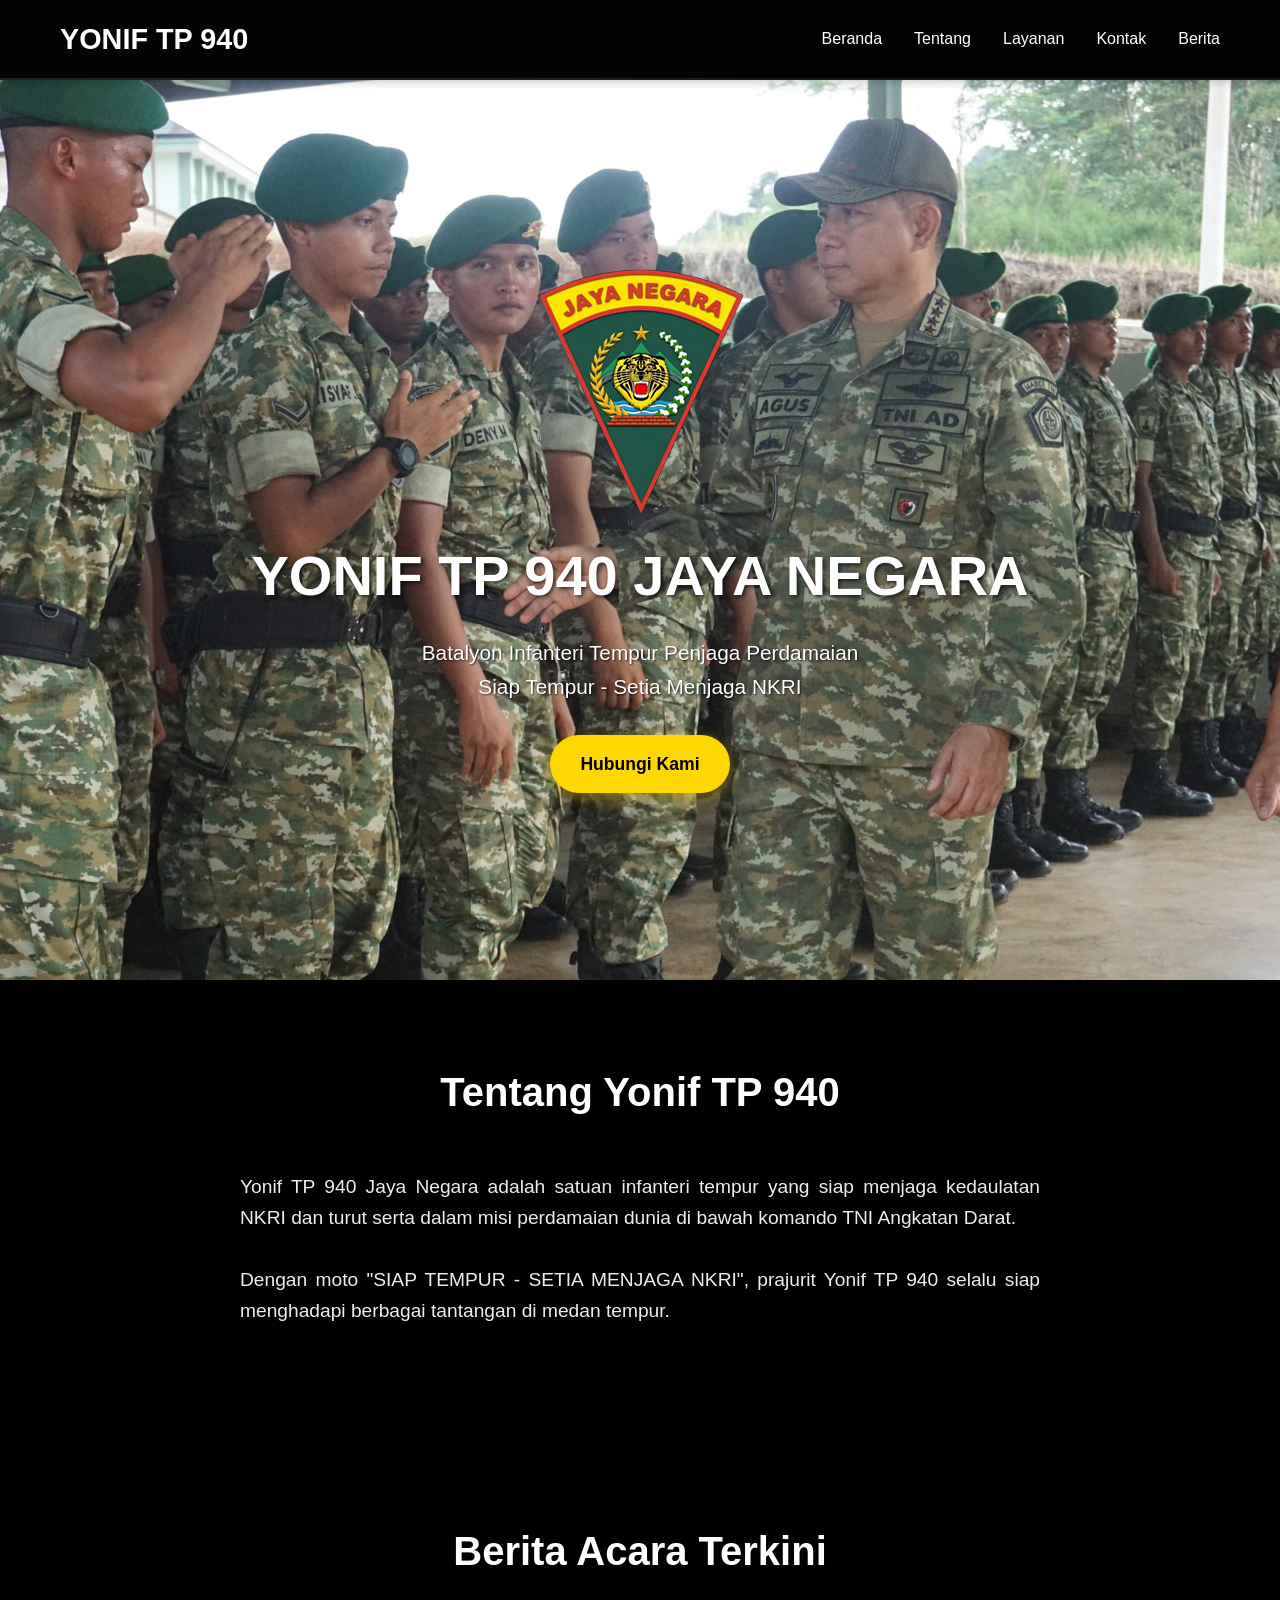
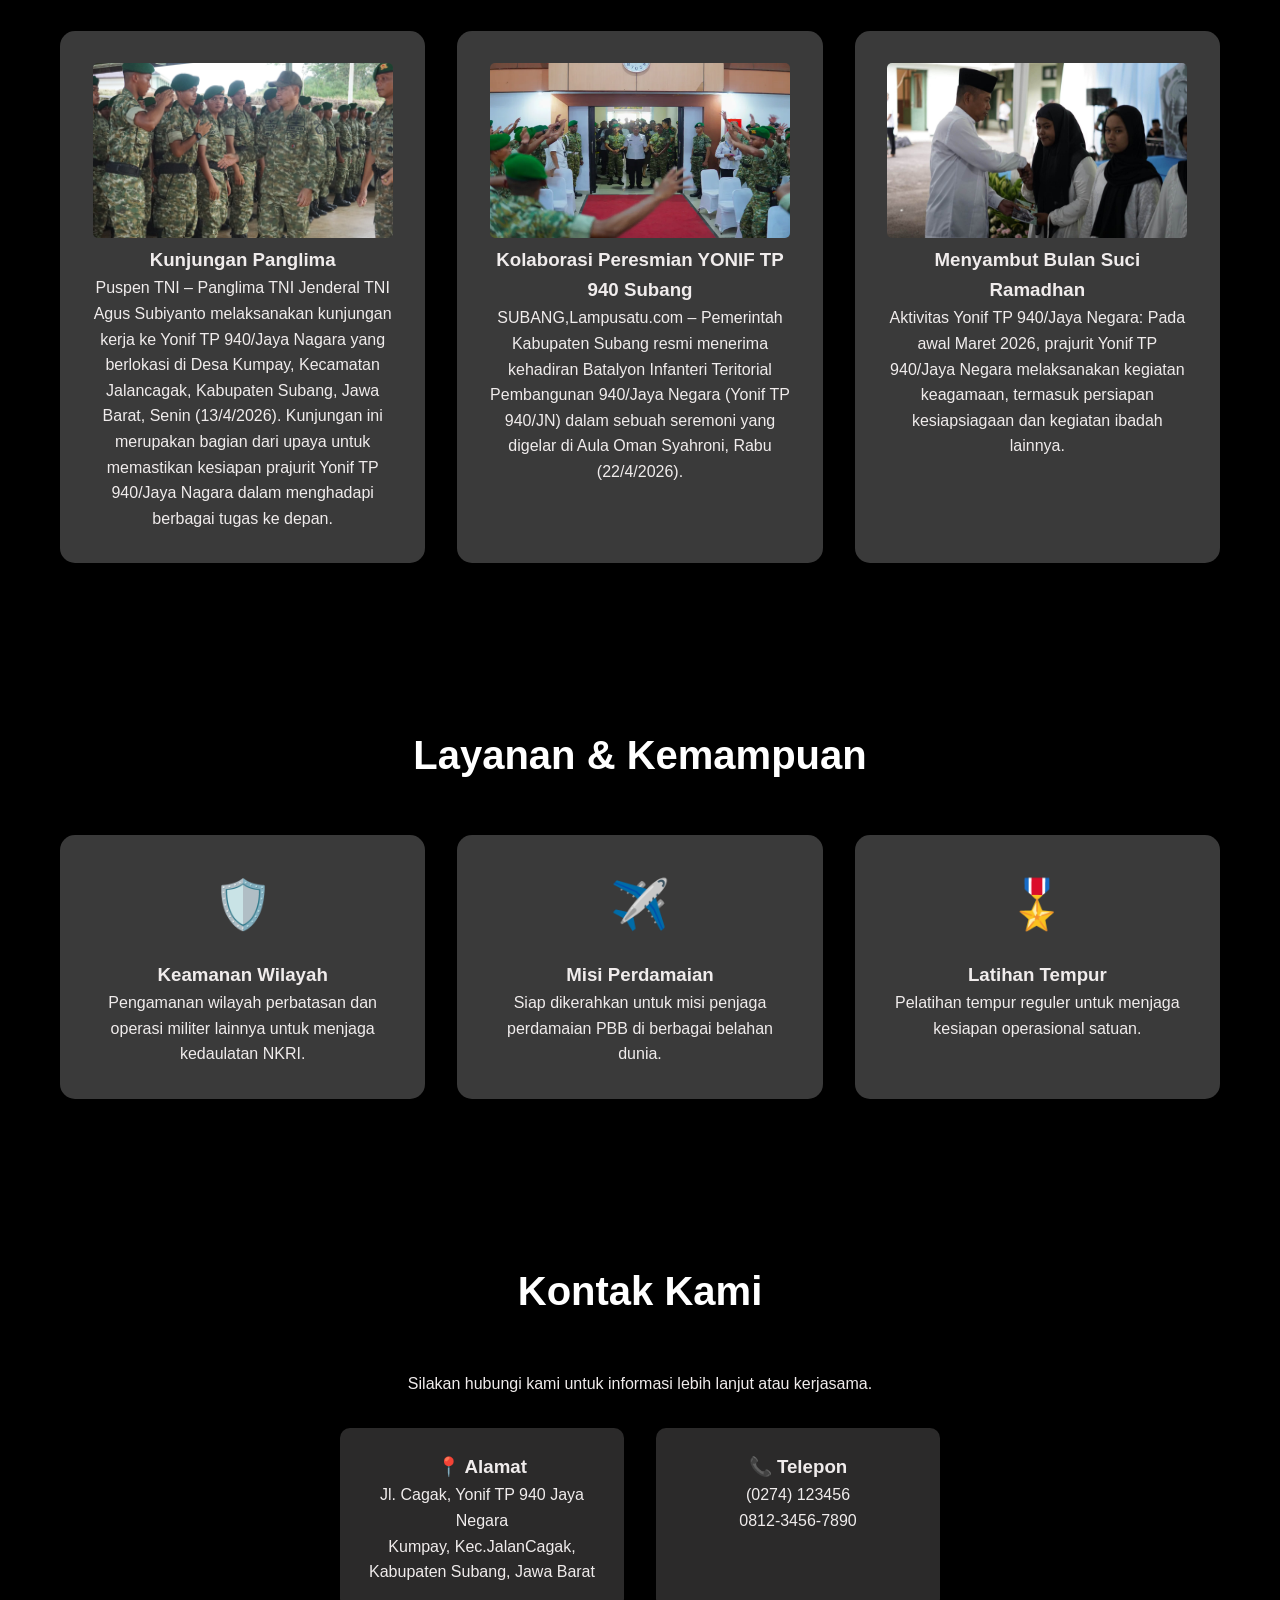
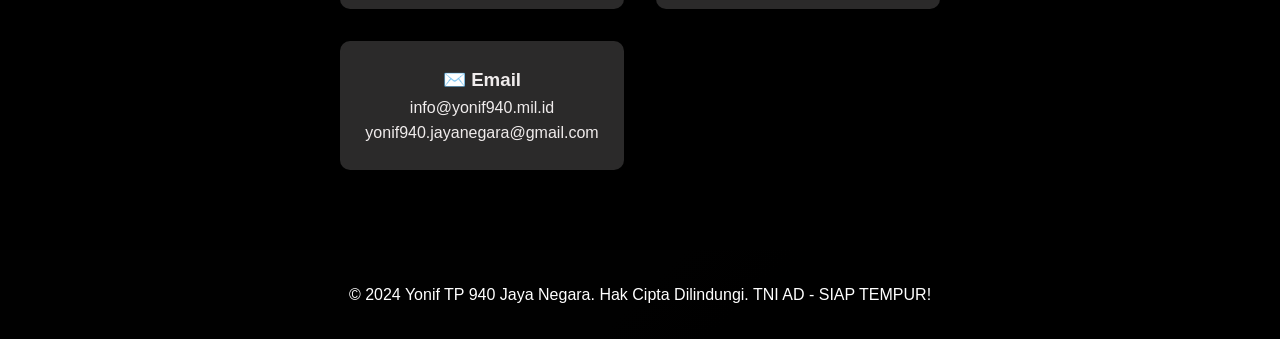
<file: index.html>
<!DOCTYPE html>
<html lang="id">
<head>
    <meta charset="UTF-8">
    <meta name="viewport" content="width=device-width, initial-scale=1.0">
    <title>Yontp 940 JN</title>
    <link rel="stylesheet" href="style.css">
</head>
<body>
    <header>
        <nav class="container">
            <div class="logo"><strong>YONIF TP 940</strong></div>
            <ul class="nav-links">
                <li><a href="#home">Beranda</a></li>
                <li><a href="#about">Tentang</a></li>
                <li><a href="#features">Layanan</a></li>
                <li><a href="#contact">Kontak</a></li>
                <li><a href="./galery.html">Berita</a></li>
            </ul>
        </nav>
    </header>

    <section id="home" class="hero">
        <div class="hero-content">
            <img src="./logo ytp 940..ico" alt="">
            <h1><strong>YONIF TP 940 JAYA NEGARA</strong></h1>
            <p>Batalyon Infanteri Tempur Penjaga Perdamaian<br>
            Siap Tempur - Setia Menjaga NKRI</p>
            <a href="#contact" class="btn">Hubungi Kami</a>
        </div>
    </section>

    <section id="about" class="about">
        <div class="container">
            <h2 class="section-title">Tentang Yonif TP 940</h2>
            <div class="about-content">
                <p>Yonif TP 940 Jaya Negara adalah satuan infanteri tempur yang siap menjaga kedaulatan NKRI dan turut serta dalam misi perdamaian dunia di bawah komando TNI Angkatan Darat.</p>
                <p>Dengan moto "SIAP TEMPUR - SETIA MENJAGA NKRI", prajurit Yonif TP 940 selalu siap menghadapi berbagai tantangan di medan tempur.</p>
            </div>
        </div>
    </section>

    <section id="features" class="features">
        <div class="container">
            <h2 class="section-title">Berita Acara Terkini</h2>
            <div class="features-grid">
                <div class="feature-card">
                    <a href="https://detikglobalnews.com/panglima-tni-tinjau-yonif-tp-940-jaya-nagara-di-subang-jawa-barat/"><img class="image" src="./ft Panglima.jpg" alt=""></a>
                    <h3>Kunjungan Panglima</h3>
                    <p>Puspen TNI – Panglima TNI Jenderal TNI Agus Subiyanto melaksanakan kunjungan kerja ke Yonif TP 940/Jaya Nagara yang berlokasi di Desa Kumpay, Kecamatan Jalancagak, Kabupaten Subang, Jawa Barat, Senin (13/4/2026). Kunjungan ini merupakan bagian dari upaya untuk memastikan kesiapan prajurit Yonif TP 940/Jaya Nagara dalam menghadapi berbagai tugas ke depan.</p>
                </div>
                <div class="feature-card">
                    <a href="https://www.lampusatu.com/tni/yonif-tp-940-jaya-negara-resmi-hadir-di-subang-kang-akur-tekankan-kolaborasi-untuk-kemajuan-daerah/#google_vignette"><img class="image" src="./Peresmian YONTP 940 Subang.webp" alt=""></a>
                    <h3>Kolaborasi Peresmian YONIF TP 940 Subang</h3>
                    <p>SUBANG,Lampusatu.com – Pemerintah Kabupaten Subang resmi menerima kehadiran Batalyon Infanteri Teritorial Pembangunan 940/Jaya Negara (Yonif TP 940/JN) dalam sebuah seremoni yang digelar di Aula Oman Syahroni, Rabu (22/4/2026).</p>
                </div>
                <div class="feature-card">
                    <a href="https://nusantara.media/tni-ad-korem-083baladhika-jaya-malang-gelar-buka-puasa-bersama-anak-yatim-perkuat-silaturahmi-dan-kepedulian-di-bulan-ramadhan-2026"><img class="image" src="./Ramadhan.jfif" alt=""></a>
                    <h3>Menyambut Bulan Suci Ramadhan</h3>
                    <p>Aktivitas Yonif TP 940/Jaya Negara: Pada awal Maret 2026, prajurit Yonif TP 940/Jaya Negara melaksanakan kegiatan keagamaan, termasuk persiapan kesiapsiagaan dan kegiatan ibadah lainnya.</p>
                </div>
            </div>
        </div>
    </section>

    <section id="features" class="features">
        <div class="container">
            <h2 class="section-title">Layanan & Kemampuan</h2>
            <div class="features-grid">
                <div class="feature-card">
                    <div class="feature-icon">🛡️</div>
                    <h3>Keamanan Wilayah</h3>
                    <p>Pengamanan wilayah perbatasan dan operasi militer lainnya untuk menjaga kedaulatan NKRI.</p>
                </div>
                <div class="feature-card">
                    <div class="feature-icon">✈️</div>
                    <h3>Misi Perdamaian</h3>
                    <p>Siap dikerahkan untuk misi penjaga perdamaian PBB di berbagai belahan dunia.</p>
                </div>
                <div class="feature-card">
                    <div class="feature-icon">🎖️</div>
                    <h3>Latihan Tempur</h3>
                    <p>Pelatihan tempur reguler untuk menjaga kesiapan operasional satuan.</p>
                </div>
            </div>
        </div>
    </section>


    <section id="contact" class="contact">
        <div class="container">
            <h2 class="section-title">Kontak Kami</h2>
            <div class="contact-content">
                <p>Silakan hubungi kami untuk informasi lebih lanjut atau kerjasama.</p>
                <div class="contact-info">
                    <div class="contact-item">
                        <h3>📍 Alamat</h3>
                        <p>Jl. Cagak, Yonif TP 940 Jaya Negara<br>
                        Kumpay, Kec.JalanCagak, Kabupaten Subang, Jawa Barat</p>
                    </div>
                    <div class="contact-item">
                        <h3>📞 Telepon</h3>
                        <p>(0274) 123456<br>
                        0812-3456-7890</p>
                    </div>
                    <div class="contact-item">
                        <h3>✉️ Email</h3>
                        <p>info@yonif940.mil.id<br>
                        yonif940.jayanegara@gmail.com</p>
                    </div>
                </div>
            </div>
        </div>
    </section>

    <footer>
        <div class="container">
            <p>&copy; 2024 Yonif TP 940 Jaya Negara. Hak Cipta Dilindungi. TNI AD - SIAP TEMPUR!</p>
        </div>
    </footer>

    <script>
        // Smooth scrolling untuk navigasi
        document.querySelectorAll('a[href^="#"]').forEach(anchor => {
            anchor.addEventListener('click', function (e) {
                e.preventDefault();
                const target = document.querySelector(this.getAttribute('href'));
                if (target) {
                    target.scrollIntoView({
                        behavior: 'smooth',
                        block: 'start'
                    });
                }
            });
        });

        // Efek parallax hero section
        window.addEventListener('scroll', () => {
            const scrolled = window.pageYOffset;
            const hero = document.querySelector('.hero');
            if (hero) {
                hero.style.transform = `translateY(${scrolled * 0.5}px)`;
            }
        });
    </script>
</body>
</html>
</file>
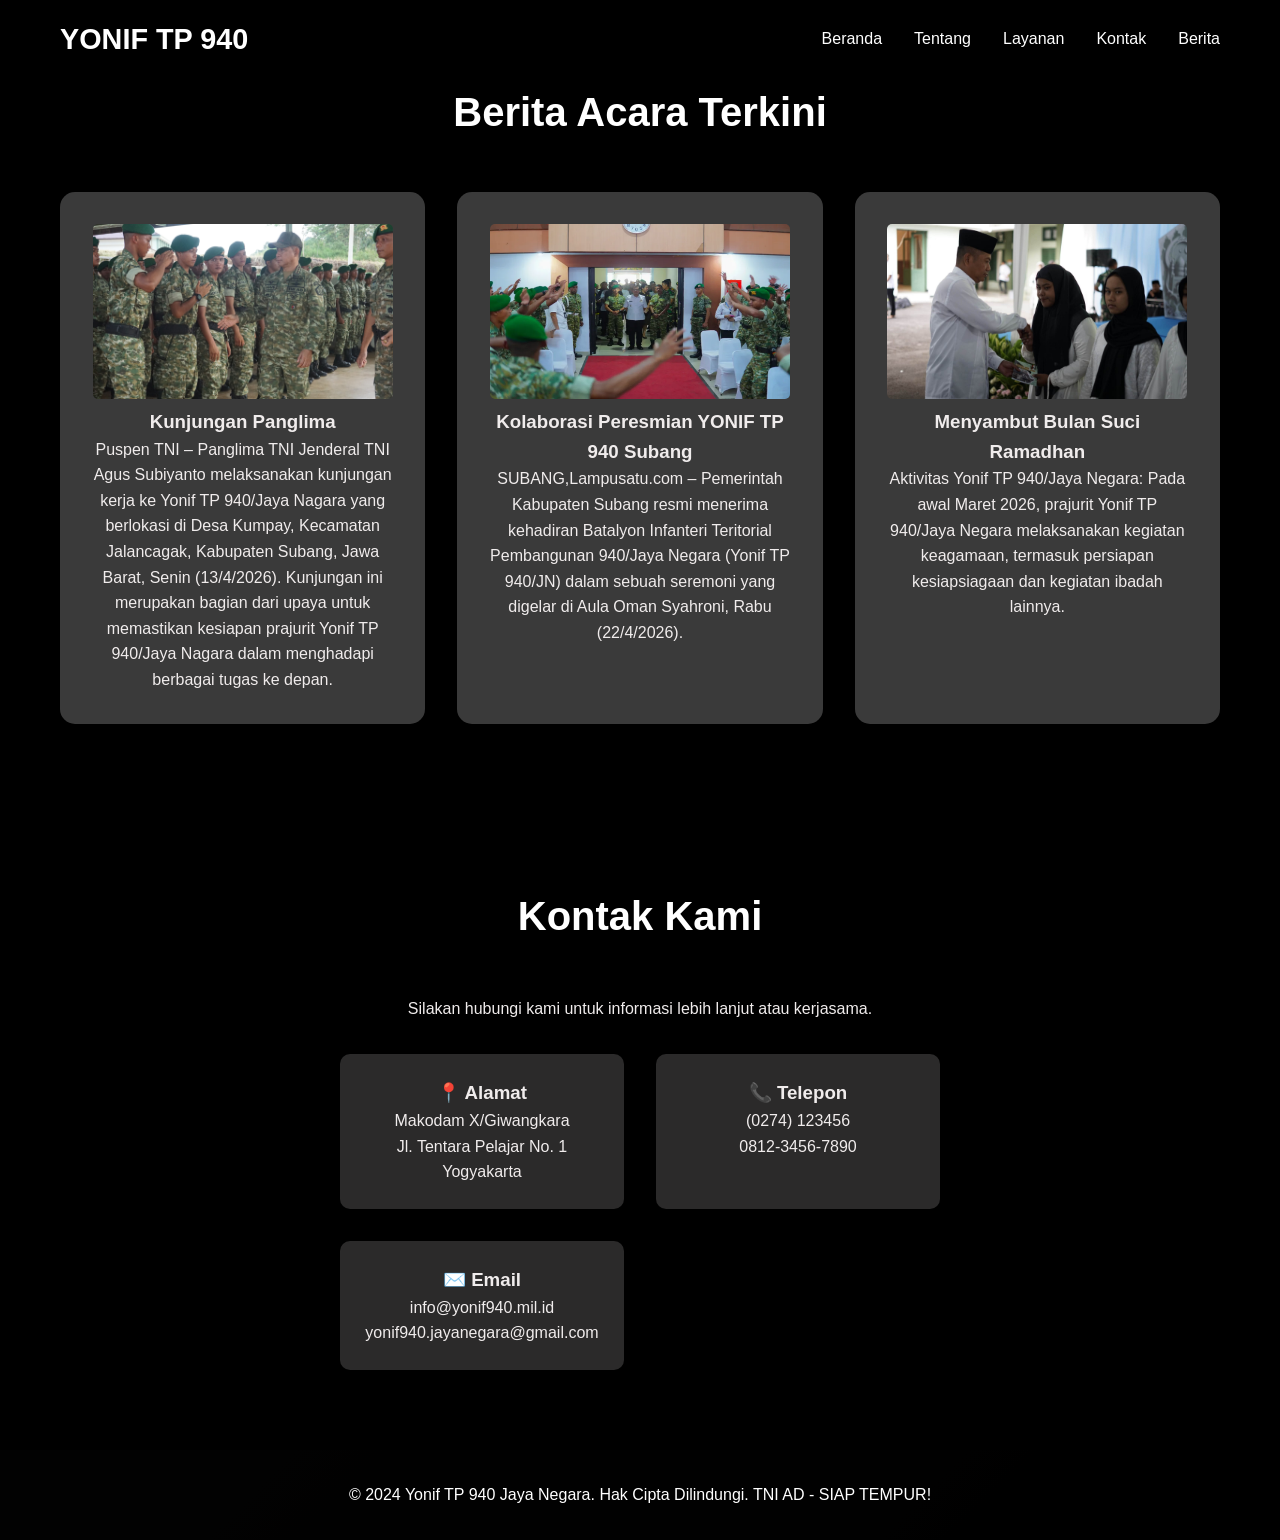
<file: galery.html>
<!DOCTYPE html>
<html lang="id">
<head>
    <meta charset="UTF-8">
    <meta name="viewport" content="width=device-width, initial-scale=1.0">
    <title>Yontp 940 JN</title>
    <link rel="stylesheet" href="style.css">
</head>
<body>
    <header>
        <nav class="container">
            <div class="logo"><strong>YONIF TP 940</strong></div>
            <ul class="nav-links">
                <li><a href="./index.html">Beranda</a></li>
                <li><a href="#about">Tentang</a></li>
                <li><a href="#features">Layanan</a></li>
                <li><a href="#contact">Kontak</a></li>
                <li><a href="./galery.html">Berita</a></li>
            </ul>
        </nav>
    </header>

    <section id="features" class="features">
        <div class="container">
            <h2 class="section-title">Berita Acara Terkini</h2>
            <div class="features-grid">
                <div class="feature-card">
                    <a href="https://detikglobalnews.com/panglima-tni-tinjau-yonif-tp-940-jaya-nagara-di-subang-jawa-barat/"><img class="image" src="./ft Panglima.jpg" alt=""></a>
                    <h3>Kunjungan Panglima</h3>
                    <p>Puspen TNI – Panglima TNI Jenderal TNI Agus Subiyanto melaksanakan kunjungan kerja ke Yonif TP 940/Jaya Nagara yang berlokasi di Desa Kumpay, Kecamatan Jalancagak, Kabupaten Subang, Jawa Barat, Senin (13/4/2026). Kunjungan ini merupakan bagian dari upaya untuk memastikan kesiapan prajurit Yonif TP 940/Jaya Nagara dalam menghadapi berbagai tugas ke depan.</p>
                </div>
                <div class="feature-card">
                    <a href="https://www.lampusatu.com/tni/yonif-tp-940-jaya-negara-resmi-hadir-di-subang-kang-akur-tekankan-kolaborasi-untuk-kemajuan-daerah/#google_vignette"><img class="image" src="./Peresmian YONTP 940 Subang.webp" alt=""></a>
                    <h3>Kolaborasi Peresmian YONIF TP 940 Subang</h3>
                    <p>SUBANG,Lampusatu.com – Pemerintah Kabupaten Subang resmi menerima kehadiran Batalyon Infanteri Teritorial Pembangunan 940/Jaya Negara (Yonif TP 940/JN) dalam sebuah seremoni yang digelar di Aula Oman Syahroni, Rabu (22/4/2026).</p>
                </div>
                <div class="feature-card">
                    <a href="https://nusantara.media/tni-ad-korem-083baladhika-jaya-malang-gelar-buka-puasa-bersama-anak-yatim-perkuat-silaturahmi-dan-kepedulian-di-bulan-ramadhan-2026"><img class="image" src="./Ramadhan.jfif" alt=""></a>
                    <h3>Menyambut Bulan Suci Ramadhan</h3>
                    <p>Aktivitas Yonif TP 940/Jaya Negara: Pada awal Maret 2026, prajurit Yonif TP 940/Jaya Negara melaksanakan kegiatan keagamaan, termasuk persiapan kesiapsiagaan dan kegiatan ibadah lainnya.</p>
                </div>
            </div>
        </div>
    </section>

    <section id="contact" class="contact">
        <div class="container">
            <h2 class="section-title">Kontak Kami</h2>
            <div class="contact-content">
                <p>Silakan hubungi kami untuk informasi lebih lanjut atau kerjasama.</p>
                <div class="contact-info">
                    <div class="contact-item">
                        <h3>📍 Alamat</h3>
                        <p>Makodam X/Giwangkara<br>
                        Jl. Tentara Pelajar No. 1<br>
                        Yogyakarta</p>
                    </div>
                    <div class="contact-item">
                        <h3>📞 Telepon</h3>
                        <p>(0274) 123456<br>
                        0812-3456-7890</p>
                    </div>
                    <div class="contact-item">
                        <h3>✉️ Email</h3>
                        <p>info@yonif940.mil.id<br>
                        yonif940.jayanegara@gmail.com</p>
                    </div>
                </div>
            </div>
        </div>
    </section>

    <footer>
        <div class="container">
            <p>&copy; 2024 Yonif TP 940 Jaya Negara. Hak Cipta Dilindungi. TNI AD - SIAP TEMPUR!</p>
        </div>
    </footer>

    <script>
        // Smooth scrolling untuk navigasi
        document.querySelectorAll('a[href^="#"]').forEach(anchor => {
            anchor.addEventListener('click', function (e) {
                e.preventDefault();
                const target = document.querySelector(this.getAttribute('href'));
                if (target) {
                    target.scrollIntoView({
                        behavior: 'smooth',
                        block: 'start'
                    });
                }
            });
        });

        // Efek parallax hero section
        window.addEventListener('scroll', () => {
            const scrolled = window.pageYOffset;
            const hero = document.querySelector('.hero');
            if (hero) {
                hero.style.transform = `translateY(${scrolled * 0.5}px)`;
            }
        });
    </script>
</body>
</html>
</file>
<file: style.css>
* {
            margin: 0;
            padding: 0;
            box-sizing: border-box;
        }

        body {
            font-family: 'Arial', sans-serif;
            line-height: 1.6;
            color: #f0ecec;
            background: linear-gradient(135deg, #2b2a2a 0%, #000000 100%);
            background-image: url(./background.jpg) no-repeat center/cover fixed;
        }

        .container {
            max-width: 1200px;
            margin: 0 auto;
            padding: 0 20px;
        }

        header {
            background: rgba(0,0,0,0.9);
            color: white;
            padding: 1rem 0;
            position: fixed;
            width: 100%;
            top: 0;
            z-index: 1000;
            box-shadow: 0 2px 10px rgba(0,0,0,0.3);
        }

        nav {
            display: flex;
            justify-content: space-between;
            align-items: center;
        }

        .logo {
            font-size: 1.8rem;
            font-weight: bold;
            color: #ffffff;
            
        }

        .nav-links {
            display: flex;
            list-style: none;
            gap: 2rem;
        }

        .nav-links a {
            color: white;
            text-decoration: none;
            font-weight: 500;
            transition: color 0.3s;
        }

        .nav-links a:hover {
            color: #ffd700;
        }

        .hero {
            background: url('./ft\ Panglima.jpg') center/cover;
            height: 100vh;
            display: flex;
            align-items: center;
            justify-content: center;
            text-align: center;
            color: white;
            opacity: 0,35;
            background-repeat: no-repeat;
            margin-top: 80px;
        }

        .hero-content h1 {
            font-size: 3.5rem;
            margin-bottom: 1rem;
            text-shadow: 2px 2px 4px rgba(0,0,0,0.7);
        }

        .hero-content p {
            font-size: 1.3rem;
            margin-bottom: 2rem;
            text-shadow: 1px 1px 2px rgba(0,0,0,0.7);
        }

        .btn {
            display: inline-block;
            background: #ffd700;
            color: #000000;
            padding: 15px 30px;
            text-decoration: none;
            border-radius: 50px;
            font-weight: bold;
            font-size: 1.1rem;
            transition: all 0.3s;
            box-shadow: 0 5px 15px rgba(255,215,0,0.4);
        }

        .btn:hover {
            transform: translateY(-3px);
            box-shadow: 0 8px 25px rgba(255,215,0,0.6);
        }

        section {
            padding: 80px 0;
        }

        .section-title {
            text-align: center;
            font-size: 2.5rem;
            margin-bottom: 3rem;
            color: #ffffff;
        }

        .about {
            background: rgb(0, 0, 0);
        }

        .about-content {
            max-width: 800px;
            margin: 0 auto;
            text-align: center;
        }

        .about-content p {
            font-size: 1.2rem;
            margin-bottom: 2rem;
            text-align: justify;
        }

        .features {
            background: #000000;
        }

        .features-grid {
            display: grid;
            grid-template-columns: repeat(auto-fit, minmax(300px, 1fr));
            gap: 2rem;
            margin-top: 3rem;
        }

        .feature-card {
            background: rgb(58, 58, 58);
            padding: 2rem;
            border-radius: 15px;
            text-align: center;
            box-shadow: 0 10px 30px rgba(0,0,0,0.1);
            transition: transform 0.3s;
        }

        .feature-card:hover {
            transform: translateY(-10px);
        }

        .image {
            width: 300px;
            height: 175px;
            border-radius: 5px;
            text-align: center;
        }

        .feature-icon {
            font-size: 3rem;
            color: #ffd700;
            margin-bottom: 1rem;
        }

        .contact {
            background: rgb(0, 0, 0);
        }

        .contact-content {
            max-width: 600px;
            margin: 0 auto;
            text-align: center;
        }

        .contact-info {
            display: grid;
            grid-template-columns: repeat(auto-fit, minmax(250px, 1fr));
            gap: 2rem;
            margin-top: 2rem;
        }

        .contact-item {
            padding: 1.5rem;
            background: #2b2a2a;
            border-radius: 10px;
        }

        footer {
            background: rgba(0,0,0,0.9);
            color: white;
            text-align: center;
            padding: 2rem 0;
        }

        @media (max-width: 768px) {
            .nav-links {
                display: none;
            }
            
            .hero-content h1 {
                font-size: 2.5rem;
            }
            
            .section-title {
                font-size: 2rem;
            }
        }
</file>
